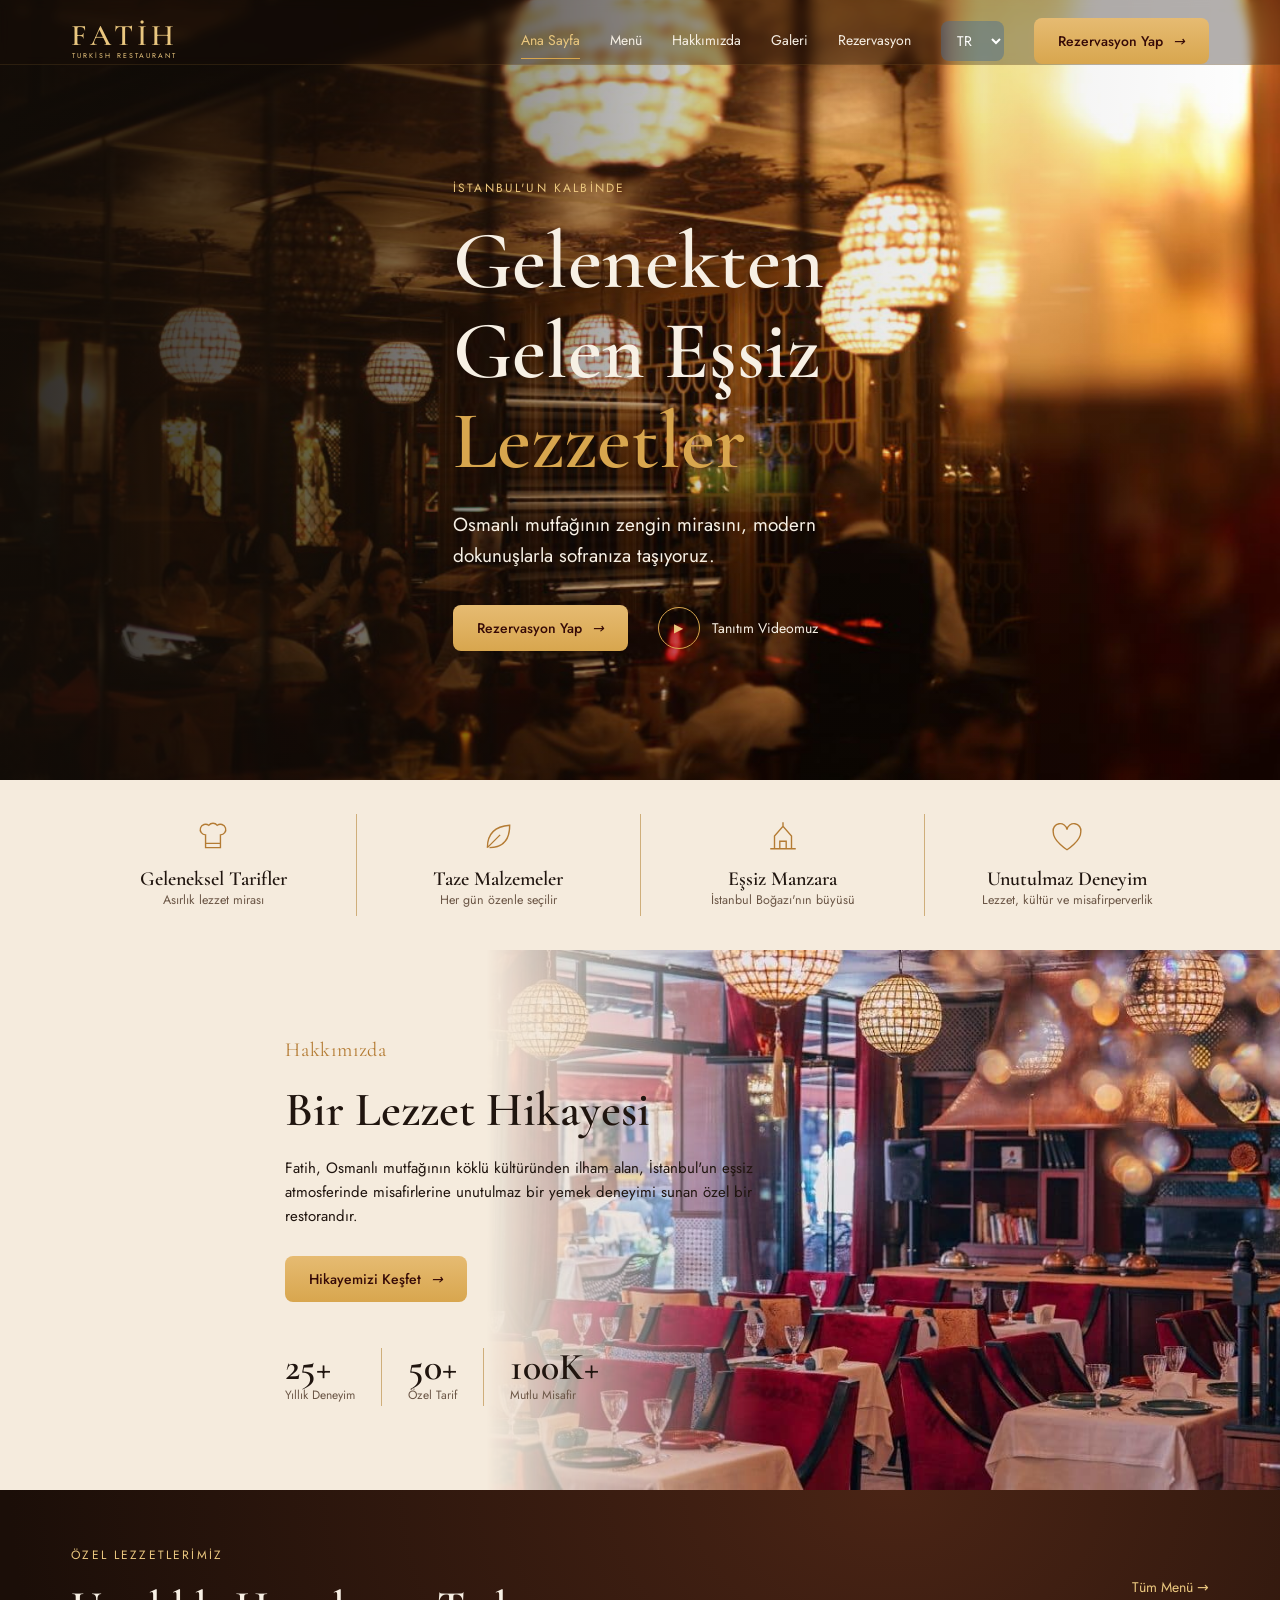
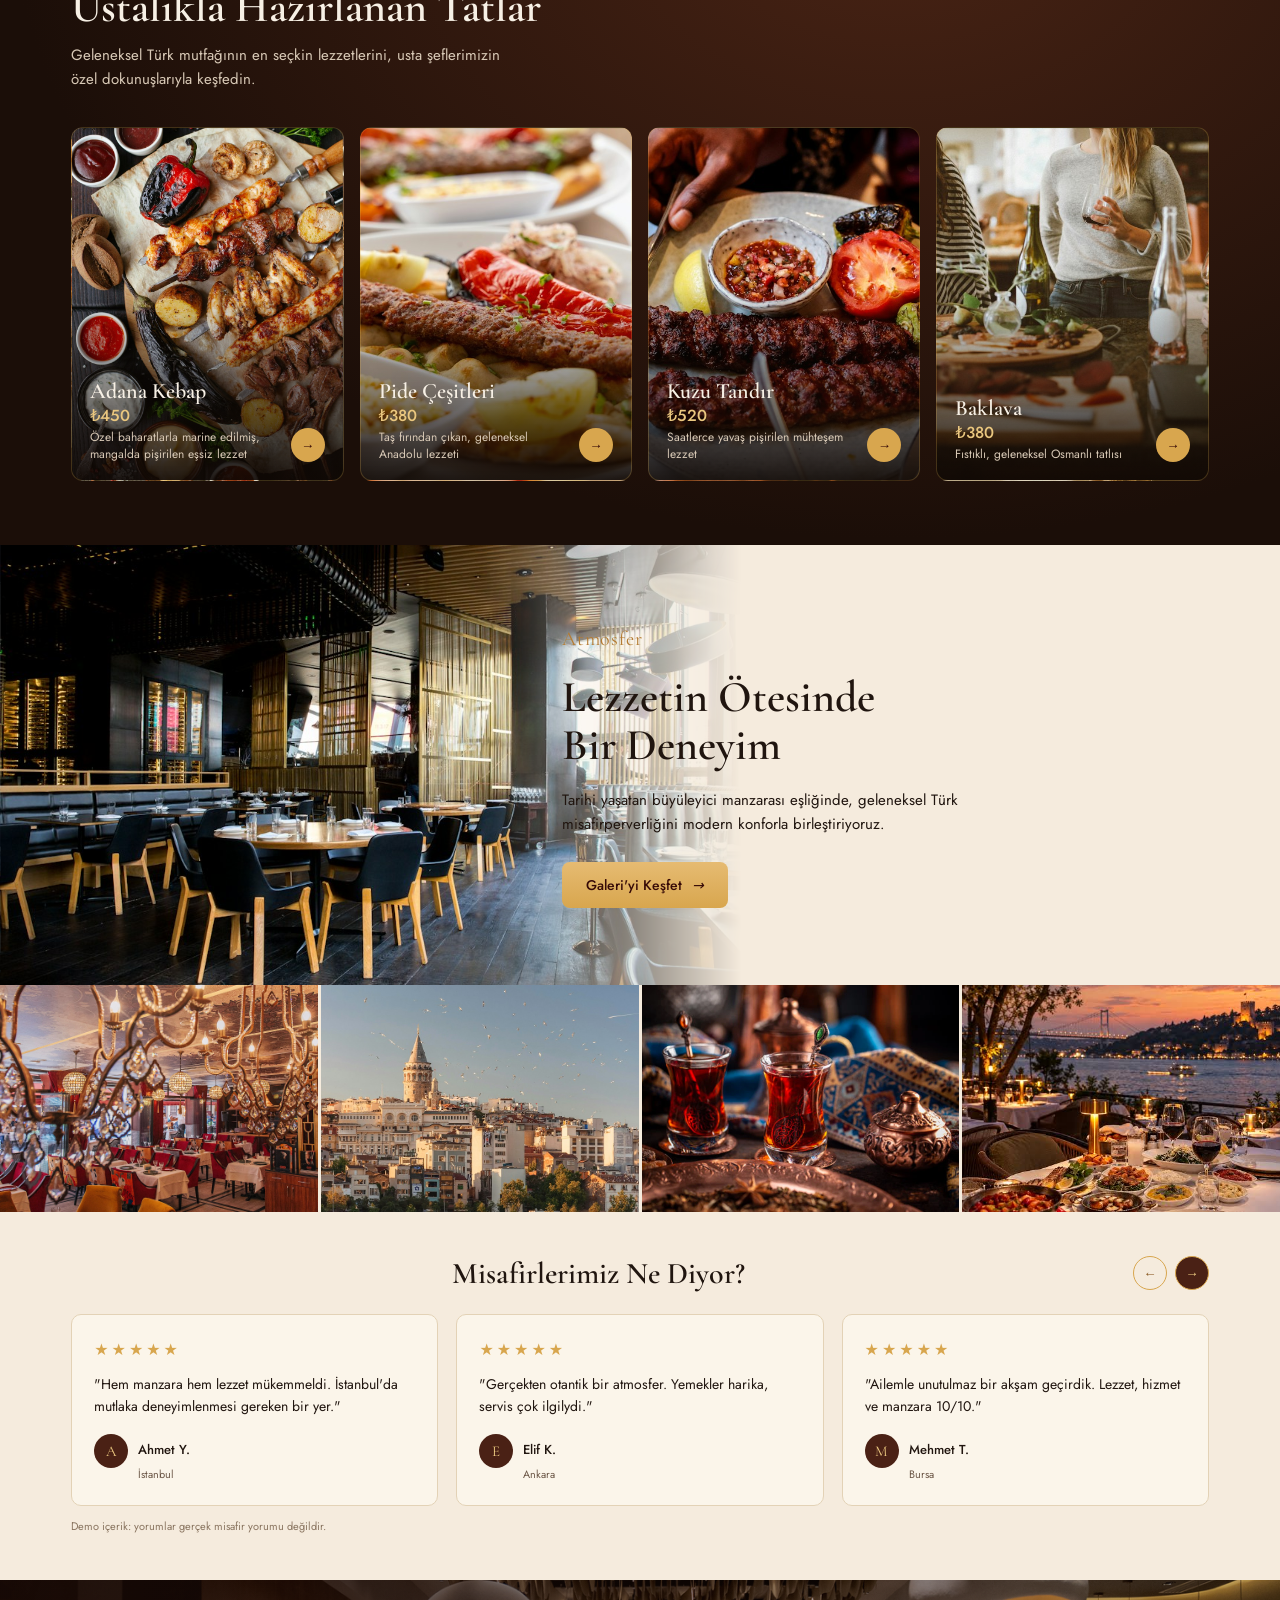
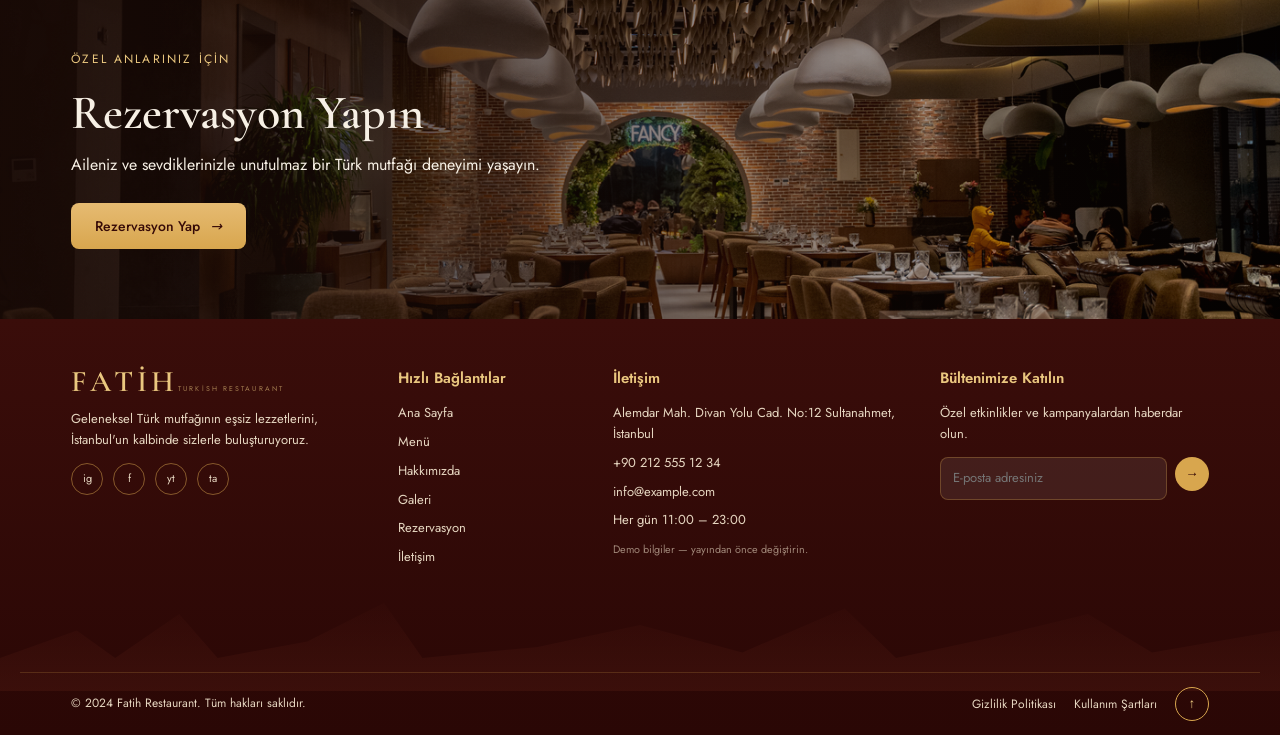
<file: index.html>
<!DOCTYPE html>
<html lang="tr"><head><meta charset="utf-8"><meta name="viewport" content="width=device-width,initial-scale=1">
<title>Fatih Restaurant | Osmanlı Mutfağı</title>
<meta name="description" content="İstanbul'un kalbinde Osmanlı mutfağı.">
<link rel="preconnect" href="https://fonts.googleapis.com"><link rel="preconnect" href="https://fonts.gstatic.com" crossorigin>
<link href="https://fonts.googleapis.com/css2?family=Cormorant+Garamond:wght@500;600;700&family=Jost:wght@300;400;500&display=swap" rel="stylesheet">
<link rel="stylesheet" href="css/styles.css"></head><body>
<header id="header" class="hdr"><div class="wrap hdr-in">
<a class="logo" href="#hero" aria-label="Fatih Turkish Restaurant">FATİH<small>Turkish Restaurant</small></a>
<button class="burger" aria-expanded="false" aria-controls="nav" aria-label="Menüyü aç"><span></span><span></span><span></span></button>
<nav id="nav" aria-label="Ana menü"><a href="#hero" class="active">Ana Sayfa</a><a href="#menu">Menü</a><a href="#about">Hakkımızda</a><a href="#gallery">Galeri</a><a href="#reservation">Rezervasyon</a>
<select class="lang" aria-label="Dil"><option>TR</option><option>EN</option></select>
<button class="btn" data-open-res>Rezervasyon Yap <i>→</i></button></nav></div></header>

<section id="hero" class="hero img-hero"><div class="wrap">
<p class="eyebrow">İSTANBUL'UN KALBİNDE</p>
<h1>Gelenekten<br>Gelen Eşsiz<br><em>Lezzetler</em></h1>
<p class="lead">Osmanlı mutfağının zengin mirasını, modern dokunuşlarla sofranıza taşıyoruz.</p>
<div class="row"><button class="btn" data-open-res>Rezervasyon Yap <i>→</i></button>
<button class="play" data-video><span>▶</span>Tanıtım Videomuz</button></div></div></section>

<section id="features" class="features"><ul class="wrap">
<li><svg viewBox="0 0 32 32"><path d="M9 14a5 5 0 1 1 3-9 5 5 0 0 1 8 0 5 5 0 1 1 3 9v12H9z M9 22h14"/></svg><h3>Geleneksel Tarifler</h3><p>Asırlık lezzet mirası</p></li>
<li><svg viewBox="0 0 32 32"><path d="M6 26C6 12 14 6 27 5c0 13-6 21-19 21 M6 26l12-12"/></svg><h3>Taze Malzemeler</h3><p>Her gün özenle seçilir</p></li>
<li><svg viewBox="0 0 32 32"><path d="M4 27h24M8 27V15l8-9 8 9v12M13 27v-7h6v7M16 2v4"/></svg><h3>Eşsiz Manzara</h3><p>İstanbul Boğazı'nın büyüsü</p></li>
<li><svg viewBox="0 0 32 32"><path d="M16 28S3 20 3 11a6.5 6.5 0 0 1 13-2 6.5 6.5 0 0 1 13 2c0 9-13 17-13 17z"/></svg><h3>Unutulmaz Deneyim</h3><p>Lezzet, kültür ve misafirperverlik</p></li></ul></section>

<section id="about" class="about"><div class="about-img img-about" role="img" aria-label="Osmanlı restoran içi ve İstanbul manzarası"></div>
<div class="wrap"><div class="about-txt"><p class="eyebrow gold">Hakkımızda</p><h2>Bir Lezzet Hikayesi</h2>
<p>Fatih, Osmanlı mutfağının köklü kültüründen ilham alan, İstanbul'un eşsiz atmosferinde misafirlerine unutulmaz bir yemek deneyimi sunan özel bir restorandır.</p>
<a class="btn" href="#atmosphere">Hikayemizi Keşfet <i>→</i></a>
<dl class="stats"><div><dt>25+</dt><dd>Yıllık Deneyim</dd></div><div><dt>50+</dt><dd>Özel Tarif</dd></div><div><dt>100K+</dt><dd>Mutlu Misafir</dd></div></dl></div></div></section>

<section id="menu" class="menu"><div class="wrap">
<div class="menu-head"><div><p class="eyebrow">ÖZEL LEZZETLERİMİZ</p><h2>Ustalıkla Hazırlanan Tatlar</h2><p class="lead">Geleneksel Türk mutfağının en seçkin lezzetlerini, usta şeflerimizin özel dokunuşlarıyla keşfedin.</p></div>
<a class="link" href="#menu-all" data-all>Tüm Menü →</a></div>
<div class="cards">
<article class="card img-adana" data-dish="0"><div><h3>Adana Kebap</h3><b>₺450</b><p>Özel baharatlarla marine edilmiş, mangalda pişirilen eşsiz lezzet</p></div><button class="go" aria-label="Adana Kebap detayları">→</button></article>
<article class="card img-pide" data-dish="1"><div><h3>Pide Çeşitleri</h3><b>₺380</b><p>Taş fırından çıkan, geleneksel Anadolu lezzeti</p></div><button class="go" aria-label="Pide Çeşitleri detayları">→</button></article>
<article class="card img-tandir" data-dish="2"><div><h3>Kuzu Tandır</h3><b>₺520</b><p>Saatlerce yavaş pişirilen mühteşem lezzet</p></div><button class="go" aria-label="Kuzu Tandır detayları">→</button></article>
<article class="card img-baklava" data-dish="3"><div><h3>Baklava</h3><b>₺380</b><p>Fıstıklı, geleneksel Osmanlı tatlısı</p></div><button class="go" aria-label="Baklava detayları">→</button></article></div></div></section>

<section id="atmosphere" class="atmo"><div class="atmo-img img-atmo" role="img" aria-label="Türk çayı servisi"></div>
<div class="wrap"><div class="atmo-txt"><p class="eyebrow gold">Atmosfer</p><h2>Lezzetin Ötesinde<br>Bir Deneyim</h2>
<p>Tarihi yaşatan büyüleyici manzarası eşliğinde, geleneksel Türk misafirperverliğini modern konforla birleştiriyoruz.</p>
<a class="btn" href="#gallery">Galeri'yi Keşfet <i>→</i></a></div></div></section>

<section id="gallery" class="gallery" aria-label="Fotoğraf galerisi">
<button class="gi img-g1" aria-label="Restoran iç mekan"></button><button class="gi img-g2" aria-label="Boğaz gün batımı"></button><button class="gi img-g3" aria-label="Türk çayı"></button><button class="gi img-g4" aria-label="Osmanlı sofrası"></button></section>

<section id="testimonials" class="testi"><div class="wrap"><div class="testi-head"><h2>Misafirlerimiz Ne Diyor?</h2><div><button class="arr" data-dir="-1" aria-label="Önceki yorumlar">←</button><button class="arr on" data-dir="1" aria-label="Sonraki yorumlar">→</button></div></div>
<div class="track" tabindex="0" aria-label="Yorumlar">
<blockquote><span class="stars" aria-label="5 yıldız">★★★★★</span><p>"Hem manzara hem lezzet mükemmeldi. İstanbul'da mutlaka deneyimlenmesi gereken bir yer."</p><footer><i>A</i>Ahmet Y. <small>İstanbul</small></footer></blockquote>
<blockquote><span class="stars" aria-label="5 yıldız">★★★★★</span><p>"Gerçekten otantik bir atmosfer. Yemekler harika, servis çok ilgilydi."</p><footer><i>E</i>Elif K. <small>Ankara</small></footer></blockquote>
<blockquote><span class="stars" aria-label="5 yıldız">★★★★★</span><p>"Ailemle unutulmaz bir akşam geçirdik. Lezzet, hizmet ve manzara 10/10."</p><footer><i>M</i>Mehmet T. <small>Bursa</small></footer></blockquote>
<blockquote><span class="stars" aria-label="5 yıldız">★★★★★</span><p>"Demo yorum — yayından önce gerçek misafir yorumlarıyla değiştirin."</p><footer><i>D</i>Demo <small>Şehir</small></footer></blockquote></div>
<p class="note">Demo içerik: yorumlar gerçek misafir yorumu değildir.</p></div></section>

<section id="reservation" class="resv img-resv"><div class="wrap"><p class="eyebrow">ÖZEL ANLARINIZ İÇİN</p><h2>Rezervasyon Yapın</h2><p class="lead">Aileniz ve sevdiklerinizle unutulmaz bir Türk mutfağı deneyimi yaşayın.</p><button class="btn" data-open-res>Rezervasyon Yap <i>→</i></button></div></section>

<footer id="footer" class="foot"><div class="wrap fgrid">
<div><a class="logo" href="#hero">FATİH<small>Turkish Restaurant</small></a><p>Geleneksel Türk mutfağının eşsiz lezzetlerini, İstanbul'un kalbinde sizlerle buluşturuyoruz.</p>
<div class="soc"><a href="#" data-todo aria-label="Instagram">ig</a><a href="#" data-todo aria-label="Facebook">f</a><a href="#" data-todo aria-label="YouTube">yt</a><a href="#" data-todo aria-label="TripAdvisor">ta</a></div></div>
<div><h4>Hızlı Bağlantılar</h4><a href="#hero">Ana Sayfa</a><a href="#menu">Menü</a><a href="#about">Hakkımızda</a><a href="#gallery">Galeri</a><a href="#reservation">Rezervasyon</a><a href="#contact">İletişim</a></div>
<div id="contact"><h4>İletişim</h4><address><a href="https://maps.google.com/?q=Sultanahmet+Istanbul" target="_blank" rel="noopener">Alemdar Mah. Divan Yolu Cad. No:12 Sultanahmet, İstanbul</a><a href="tel:+902125551234">+90 212 555 12 34</a><a href="mailto:info@example.com">info@example.com</a><span>Her gün 11:00 – 23:00</span></address><small>Demo bilgiler — yayından önce değiştirin.</small></div>
<div><h4>Bültenimize Katılın</h4><p>Özel etkinlikler ve kampanyalardan haberdar olun.</p>
<form id="news" novalidate><label class="sr" for="ne">E-posta</label><input id="ne" type="email" placeholder="E-posta adresiniz" autocomplete="email"><button class="go" aria-label="Abone ol">→</button></form><p id="news-s" role="status"></p></div></div>
<div class="sky" aria-hidden="true"></div>
<div class="wrap copy"><span>© 2024 Fatih Restaurant. Tüm hakları saklıdır.</span><span><a href="#" data-todo>Gizlilik Politikası</a> <a href="#" data-todo>Kullanım Şartları</a> <button class="top" aria-label="Yukarı çık">↑</button></span></div></footer>

<dialog id="dish"><form method="dialog"><button class="x" aria-label="Kapat">×</button></form><h3></h3><b></b><p></p><button class="btn" data-open-res>Masa Ayırt</button></dialog>
<dialog id="lb"><form method="dialog"><button class="x" aria-label="Kapat">×</button></form><div class="lb-img"></div><button class="arr l" aria-label="Önceki">←</button><button class="arr r" aria-label="Sonraki">→</button></dialog>
<dialog id="res"><form method="dialog"><button class="x" aria-label="Kapat">×</button></form><h3>Rezervasyon</h3>
<form id="rf" novalidate>
<label>Ad Soyad<input name="name" required autocomplete="name"></label><label>E-posta<input name="email" type="email" required autocomplete="email"></label>
<label>Telefon<input name="phone" type="tel" required autocomplete="tel"></label><label>Tarih<input name="date" type="date" required></label>
<label>Saat<select name="time" required><option value="">Seçin</option></select></label><label>Kişi sayısı<input name="guests" type="number" min="1" max="20" value="2" required></label>
<label class="full">Notlar (isteğe bağlı)<textarea name="notes" rows="2"></textarea></label>
<p id="rf-s" role="status" class="full"></p><button class="btn full">E-posta ile Gönder</button>
<small class="full">Demo: arka uç yok. Gönder düğmesi e-posta uygulamanızı hazır metinle açar; rezervasyon kaydedilmez.</small></form></dialog>
<button class="top fixed" aria-label="Yukarı çık" hidden>↑</button>
<script src="js/main.js"></script></body></html>
</file>
<file: css/styles.css>
/* ===== Variables ===== */
:root{--ivory:#F5EBDD;--cream:#EDE0CD;--gold:#D8A64E;--gold-l:#EAC77F;--burg:#360A07;--brown:#4A2115;--ink:#20150F;--light:#F7F0E5;--serif:'Cormorant Garamond',Georgia,serif;--sans:'Jost',system-ui,sans-serif;--w:1240px;--pad:clamp(20px,4vw,56px)}
*{box-sizing:border-box;margin:0}html{scroll-behavior:smooth;scroll-padding-top:80px}
@media(prefers-reduced-motion:reduce){html{scroll-behavior:auto}*{transition:none!important}}
body{font:400 16px/1.6 var(--sans);color:var(--ink);background:var(--ivory);overflow-x:hidden}
.wrap{max-width:var(--w);margin:auto;padding-inline:var(--pad)}
h1,h2,h3{font-family:var(--serif);font-weight:600;line-height:1.1}
a{color:inherit;text-decoration:none}:focus-visible{outline:2px solid var(--gold-l);outline-offset:3px}
.sr{position:absolute;left:-9999px}
.eyebrow{font-size:12px;letter-spacing:.18em;color:var(--gold-l);margin-bottom:18px}.eyebrow.gold{color:#B47B33;font-family:var(--serif);font-size:20px;letter-spacing:.04em}
.lead{max-width:34ch;font-size:18px;color:var(--light)}
.btn{display:inline-flex;gap:10px;align-items:center;background:linear-gradient(#E6BB72,#D8A64E);color:var(--burg);border:0;border-radius:8px;padding:13px 24px;font:500 14px var(--sans);cursor:pointer;transition:filter .2s,transform .2s}
.btn:hover{filter:brightness(1.08)}.btn:active{transform:translateY(1px)}
/* ===== Image slots: url first, gradient fallback shows if file missing ===== */
.img-hero{background:linear-gradient(90deg,rgba(18,13,8,.88),rgba(18,13,8,.6) 30%,rgba(18,13,8,.1) 62%,transparent),url(../assets/images/hero/istanbul-restaurant-hero.webp) 70% center/cover,linear-gradient(160deg,#1c1410,#7a3a16 55%,#e59a4b)}
.img-about{background:url(../assets/images/about/ottoman-restaurant-interior.webp) center/cover,linear-gradient(120deg,#8a4a1e,#d98b3d 60%,#5a2a14)}
.img-adana{--i:url(../assets/images/menu/adana-kebab.webp);--f:linear-gradient(135deg,#5a2312,#c4561f)}
.img-pide{--i:url(../assets/images/menu/turkish-pide.webp);--f:linear-gradient(135deg,#6b3b17,#d28a35)}
.img-tandir{--i:url(../assets/images/menu/kuzu-tandir.webp);--f:linear-gradient(135deg,#40160d,#9b3a1d)}
.img-baklava{--i:url(../assets/images/menu/baklava.webp);--f:linear-gradient(135deg,#7a5a18,#d8b04e)}
.img-atmo{background:url(../assets/images/atmosphere/turkish-tea-service.webp) center/cover,linear-gradient(120deg,#2a140c,#9a5a1f 70%,#d9a05a)}
.img-g1{--i:url(../assets/images/gallery/restaurant-interior.webp);--f:linear-gradient(#4a2a14,#c47a30)}
.img-g2{--i:url(../assets/images/gallery/bosphorus-sunset.webp);--f:linear-gradient(#3a5a8a,#e08a45)}
.img-g3{--i:url(../assets/images/gallery/turkish-tea.webp);--f:linear-gradient(#2a140c,#b5651f)}
.img-g4{--i:url(../assets/images/gallery/ottoman-dining-table.webp);--f:linear-gradient(#5a1d12,#d8883a)}
.img-resv{background:linear-gradient(90deg,rgba(25,10,6,.88),rgba(25,10,6,.55) 45%,rgba(25,10,6,.15)),url(../assets/images/reservation/luxury-dining-table.webp) center/cover,linear-gradient(120deg,#2a0f08,#8a4a1a)}
.card,.gi,.lb-img{background:linear-gradient(0deg,rgba(15,8,4,.92),transparent 55%),var(--i),var(--f);background-size:cover;background-position:center}
.gi,.lb-img{background:var(--i),var(--f);background-size:cover;background-position:center}
/* ===== Header ===== */
.hdr{position:absolute;inset:0 0 auto;z-index:10;padding-top:18px}.hdr-in{display:flex;align-items:center;justify-content:space-between;gap:24px}
.logo{font:600 30px/1 var(--serif);letter-spacing:.14em;color:var(--gold-l);display:flex;flex-direction:column;align-items:center}.logo small{font:400 7px var(--sans);letter-spacing:.3em;text-transform:uppercase}
nav{display:flex;align-items:center;gap:30px;color:var(--light);font-size:14px}nav>a{padding:6px 0;border-bottom:1px solid transparent}nav>a:hover,nav>a.active{color:var(--gold-l);border-color:var(--gold)}
.lang{background:rgba(70,110,150,.45);color:#fff;border:0;border-radius:8px;padding:9px 12px;font:inherit}.lang option{color:#000}
.burger{display:none;background:none;border:0;padding:10px;cursor:pointer}.burger span{display:block;width:26px;height:2px;background:var(--gold-l);margin:5px 0}
/* ===== Hero ===== */
.hero{min-height:min(100vh,780px);display:flex;align-items:center;padding:120px 0 70px;color:var(--light)}
.hero h1{font-size:clamp(48px,6.4vw,84px);margin-bottom:24px}.hero em{font-style:normal;color:var(--gold)}.hero .lead{margin-bottom:34px;font-size:19px}
.row{display:flex;gap:24px;align-items:center;flex-wrap:wrap}.play{background:none;border:0;color:var(--light);display:flex;align-items:center;gap:12px;font:inherit;font-size:14px;cursor:pointer}.play span{display:grid;place-items:center;width:42px;height:42px;border:1px solid var(--gold);border-radius:50%;color:var(--gold-l);font-size:12px}
/* ===== Features ===== */
.features{background:var(--ivory);padding:34px 0}.features ul{list-style:none;display:grid;grid-template-columns:repeat(4,1fr)}
.features li{text-align:center;padding:6px 18px;border-left:1px solid #cfae7a}.features li:first-child{border:0}
.features svg{width:34px;height:34px;fill:none;stroke:#B47B33;stroke-width:1.3;margin-bottom:6px}.features h3{font-size:20px}.features p{font-size:12.5px;color:#6b5646}
/* ===== About ===== */
.about{position:relative;min-height:540px;display:flex;align-items:center;background:var(--ivory);overflow:hidden}
.about-img{position:absolute;inset:0 0 0 38%;-webkit-mask-image:linear-gradient(90deg,transparent,#000 35%);mask-image:linear-gradient(90deg,transparent,#000 35%)}
.about-txt{position:relative;max-width:470px}.about h2{font-size:clamp(34px,4vw,48px);margin-bottom:20px}.about-txt>p:not(.eyebrow){margin-bottom:28px;font-size:15px}
.stats{display:flex;margin-top:46px}.stats div{padding:0 26px;border-left:1px solid #cfae7a}.stats div:first-child{padding-left:0;border:0}.stats dt{font:600 38px/1 var(--serif)}.stats dd{font-size:12px;color:#6b5646;margin:0}
/* ===== Menu ===== */
.menu{background:radial-gradient(ellipse at 70% 0,#4a2415,#1b0e08 70%);color:var(--light);padding:56px 0 64px}
.menu-head{display:flex;justify-content:space-between;align-items:flex-start;gap:24px;margin-bottom:36px}.menu-head h2{font-size:clamp(32px,4vw,44px);margin-bottom:12px}.menu .lead{font-size:15px;max-width:48ch;color:#d8c9b6}.link{color:var(--gold-l);font-size:14px;padding-top:30px;white-space:nowrap}
.cards{display:grid;grid-template-columns:repeat(4,1fr);gap:16px}
.card{position:relative;aspect-ratio:3/3.9;border-radius:12px;border:1px solid rgba(216,166,78,.25);display:flex;align-items:flex-end;justify-content:space-between;gap:10px;padding:18px;cursor:pointer;overflow:hidden}
.card h3{font-size:22px}.card b{color:var(--gold-l);font-weight:500}.card p{font-size:12px;color:#d8c9b6;line-height:1.4}.card b{display:block}
.go{flex:none;width:34px;height:34px;border-radius:50%;border:0;background:var(--gold);color:var(--burg);cursor:pointer}.card:hover{border-color:var(--gold)}
/* ===== Atmosphere ===== */
.atmo{position:relative;min-height:440px;display:flex;align-items:center;justify-content:flex-end;background:var(--ivory);overflow:hidden}
.atmo-img{position:absolute;inset:0 42% 0 0;-webkit-mask-image:linear-gradient(270deg,transparent,#000 35%);mask-image:linear-gradient(270deg,transparent,#000 35%)}
.atmo .wrap{position:relative;display:flex;justify-content:flex-end}.atmo-txt{width:min(440px,100%)}.atmo h2{font-size:clamp(32px,4vw,44px);margin-bottom:18px}.atmo-txt>p:not(.eyebrow){margin-bottom:26px;font-size:15px}
/* ===== Gallery ===== */
.gallery{display:grid;grid-template-columns:repeat(4,1fr);gap:3px;background:var(--ivory)}.gi{aspect-ratio:1.4;border:0;cursor:zoom-in;filter:saturate(1.05);transition:filter .3s}.gi:hover{filter:brightness(1.12)}
/* ===== Testimonials ===== */
.testi{padding:44px 0;background:var(--ivory)}.testi-head{display:flex;justify-content:space-between;align-items:center;margin-bottom:24px}.testi h2{font-size:30px;margin-inline:auto}
.arr{width:34px;height:34px;border-radius:50%;border:1px solid var(--gold);background:none;color:#8a5a22;cursor:pointer;margin-left:8px}.arr.on{background:var(--brown);color:var(--gold-l)}
.track{display:flex;gap:18px;overflow-x:auto;scroll-snap-type:x mandatory;scrollbar-width:none}.track::-webkit-scrollbar{display:none}
blockquote{flex:0 0 calc((100% - 36px)/3);scroll-snap-align:start;background:#fbf5ea;border:1px solid #e3d2b6;border-radius:10px;padding:22px}
.stars{color:var(--gold);letter-spacing:3px}blockquote p{margin:10px 0 16px;font-size:14px}blockquote footer{display:flex;align-items:center;gap:10px;font-size:13px;font-weight:500;flex-wrap:wrap}blockquote i{display:grid;place-items:center;width:34px;height:34px;border-radius:50%;background:var(--brown);color:var(--gold-l);font:normal 15px var(--serif)}blockquote small{width:100%;margin-left:44px;margin-top:-12px;color:#6b5646;font-weight:400}
.note{font-size:11px;color:#8a7560;margin-top:12px}
/* ===== Reservation ===== */
.resv{padding:70px 0;color:var(--light)}.resv h2{font-size:clamp(34px,4.4vw,48px);margin-bottom:12px}.resv .lead{margin-bottom:26px;font-size:16px;max-width:none}
/* ===== Footer ===== */
.foot{background:linear-gradient(#3a0d0a,#2a0705);color:#e6d6c0;padding-top:48px;position:relative;font-size:13px}
.fgrid{display:grid;grid-template-columns:1.3fr .8fr 1.3fr 1.2fr;gap:36px;padding-bottom:96px;position:relative;z-index:1}
.fgrid h4{font:600 15px var(--sans);color:var(--gold-l);margin-bottom:14px}.fgrid a,.fgrid address a,.fgrid address span{display:block;margin-bottom:8px;font-style:normal}.fgrid a:hover{color:var(--gold-l)}.fgrid p{margin:12px 0}.fgrid small{opacity:.6}
.soc{display:flex;gap:10px}.soc a{width:32px;height:32px;border:1px solid rgba(216,166,78,.5);border-radius:50%;display:grid!important;place-items:center;font-size:11px;margin:0!important}
#news{display:flex;gap:8px}#news input{flex:1;min-width:0;background:rgba(255,255,255,.08);border:1px solid rgba(216,166,78,.3);border-radius:8px;padding:10px 12px;color:#fff;font:inherit}
.sky{position:absolute;inset:auto 0 44px;height:110px;background:linear-gradient(0deg,#4a1710,transparent);opacity:.5;clip-path:polygon(0 100%,0 70%,6% 45%,9% 70%,14% 30%,17% 70%,24% 55%,30% 20%,33% 70%,42% 60%,50% 40%,58% 65%,66% 25%,70% 70%,78% 50%,85% 30%,90% 65%,100% 45%,100% 100%)}
.copy{display:flex;justify-content:space-between;gap:16px;align-items:center;border-top:1px solid rgba(216,166,78,.2);padding-block:14px;position:relative;z-index:1;font-size:12px}.copy a{margin-right:14px}
.top{width:34px;height:34px;border-radius:50%;border:1px solid var(--gold);background:none;color:var(--gold-l);cursor:pointer}.top.fixed{position:fixed;right:18px;bottom:18px;z-index:20;background:var(--brown)}
/* ===== Dialogs ===== */
dialog{border:0;border-radius:14px;padding:30px;background:var(--ivory);color:var(--ink);width:min(520px,92vw);margin:auto;position:fixed}dialog::backdrop{background:rgba(10,5,3,.75)}
dialog h3{font-size:30px}dialog b{color:#B47B33;display:block;margin:6px 0 10px}dialog p{margin-bottom:18px}.x{position:absolute;right:12px;top:8px;border:0;background:none;font-size:28px;cursor:pointer;color:inherit}
#rf{display:grid;grid-template-columns:1fr 1fr;gap:14px;margin-top:14px}#rf label{display:grid;gap:4px;font-size:13px}.full{grid-column:1/-1}
#rf input,#rf select,#rf textarea{padding:10px;border:1px solid #cdb995;border-radius:8px;font:inherit;background:#fffaf0}#rf [aria-invalid=true]{border-color:#b3261e}#rf-s.err{color:#b3261e}#rf-s.ok{color:#2e6b34}
#lb{width:min(900px,94vw);background:#000;padding:0}.lb-img{aspect-ratio:1.5}#lb .arr{position:absolute;top:50%;color:#fff;background:rgba(0,0,0,.5)}.arr.l{left:10px}.arr.r{right:10px}
/* ===== Responsive ===== */
@media(max-width:1024px){.cards{grid-template-columns:repeat(2,1fr)}.fgrid{grid-template-columns:1fr 1fr}blockquote{flex-basis:calc((100% - 18px)/2)}.about-img{inset:0 0 0 30%}}
@media(max-width:860px){
.burger{display:block}nav{display:none;position:absolute;top:100%;left:var(--pad);right:var(--pad);flex-direction:column;align-items:flex-start;gap:14px;background:rgba(27,14,8,.96);padding:22px;border-radius:12px}nav.open{display:flex}
.hero{min-height:620px;padding-top:110px;background-position:78% center}.img-hero{background:linear-gradient(180deg,rgba(18,13,8,.35),rgba(18,13,8,.85)),url(../assets/images/hero/istanbul-restaurant-hero.webp) 75% center/cover,linear-gradient(160deg,#1c1410,#7a3a16 55%,#e59a4b)}
.features ul{grid-template-columns:1fr 1fr;row-gap:22px}.features li:nth-child(3){border-left:0}
.about,.atmo{flex-direction:column;align-items:stretch;min-height:0}.about-img,.atmo-img{position:relative;inset:auto;height:300px;mask-image:none;-webkit-mask-image:none}.about-img{order:2}.about .wrap,.atmo .wrap{padding-block:36px}.atmo .wrap{justify-content:flex-start}.atmo-img{order:2}
.menu-head{flex-direction:column}.link{padding:0}.gallery{grid-template-columns:1fr 1fr}.testi-head{flex-direction:column;gap:12px}.copy{flex-direction:column;align-items:flex-start}}
@media(max-width:560px){.cards{grid-template-columns:1fr}.card{aspect-ratio:4/3.4}.fgrid{grid-template-columns:1fr}blockquote{flex-basis:88%}#rf{grid-template-columns:1fr}.stats div{padding:0 14px}.stats dt{font-size:30px}}


/* ===== MOBILE NAV PATCH ===== */
@media (max-width: 860px) {

  .hdr {
    position: absolute;
    z-index: 100;
  }

  .hdr-in {
    position: relative;
  }

  .hdr .burger {
    display: block;
    position: relative;
    z-index: 102;
  }

  .hdr nav {
    display: none;
    position: absolute;
    z-index: 101;

    top: calc(100% + 12px);
    left: var(--pad);
    right: var(--pad);

    flex-direction: column;
    align-items: flex-start;
    gap: 20px;

    background: #1b0e08;
    color: #fff;

    padding: 28px 24px;
    border: 1px solid rgba(216,166,78,.3);
    border-radius: 18px;

    box-shadow: 0 15px 40px rgba(0,0,0,.5);
  }

  .hdr nav.open {
    display: flex;
  }

  .hdr nav a {
    display: block;
    width: 100%;
    color: #fff;
  }

  .hdr nav a.active {
    color: #e8bd70;
  }

  .hdr nav .btn {
    width: 100%;
  }
}


/* ===== FATIH NAV GLASS THEME ===== */
@media (max-width: 860px) {

  .hdr nav.open {
    background: rgba(27, 14, 8, 0.82) !important;

    -webkit-backdrop-filter: blur(12px);
    backdrop-filter: blur(12px);

    border: 1px solid rgba(216, 166, 78, 0.28);

    box-shadow:
      0 15px 40px rgba(0, 0, 0, 0.35),
      inset 0 1px 0 rgba(234, 199, 127, 0.08);
  }

  .hdr nav.open a {
    color: #F5EBDD;
  }

  .hdr nav.open a.active {
    color: #EAC77F;
    border-color: #D8A64E;
  }

  .hdr nav.open .btn {
    color: #360A07;
  }
}



/* ===== FATIH HEADER GLASS STRIP ===== */
.hdr {
    background: rgba(27, 14, 8, 0.32);

    -webkit-backdrop-filter: blur(5px);
    backdrop-filter: blur(5px);

    border-bottom: 1px solid rgba(216, 166, 78, 0.12);

    transition: background 0.3s ease;
}



/* ===== ABOUT TEXT LEFT SHIFT ===== */
@media (min-width: 861px) {
  .about .about-txt {
    transform: translateX(-120px);
  }
}
</file>
